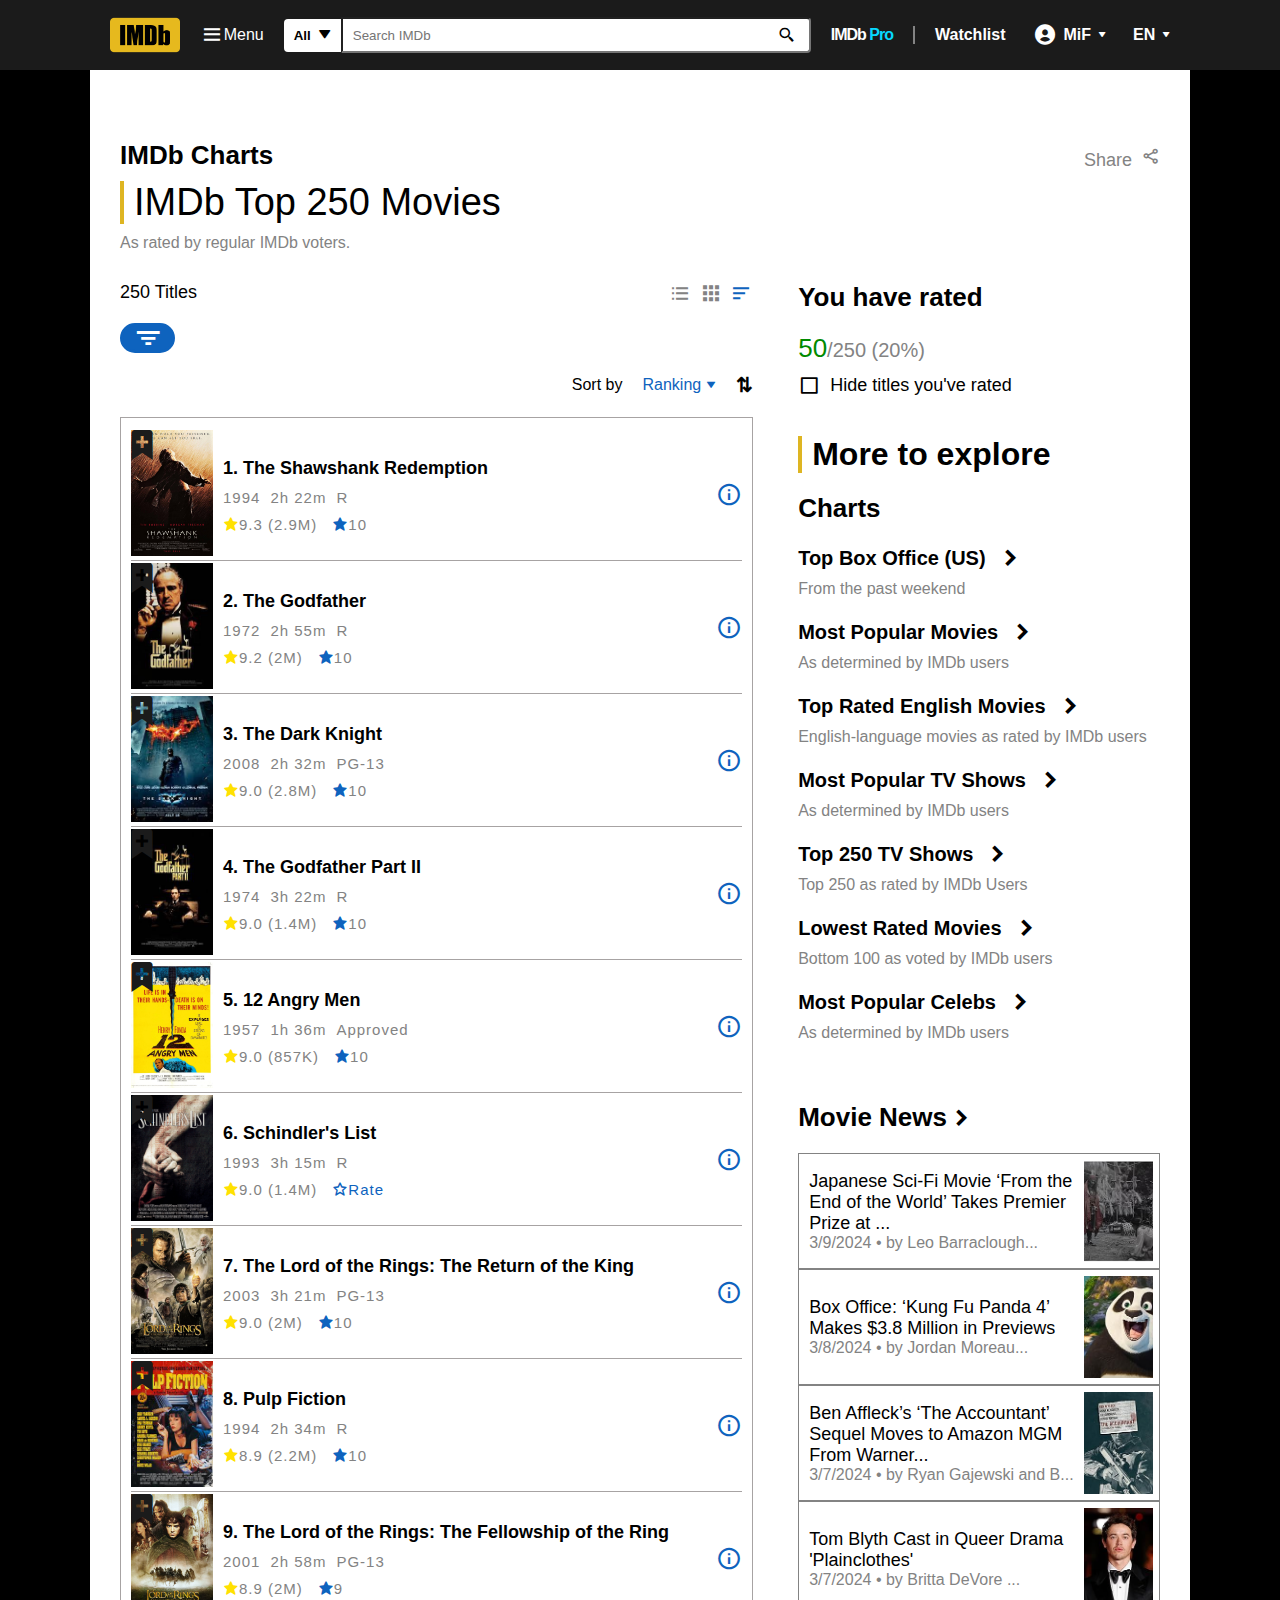
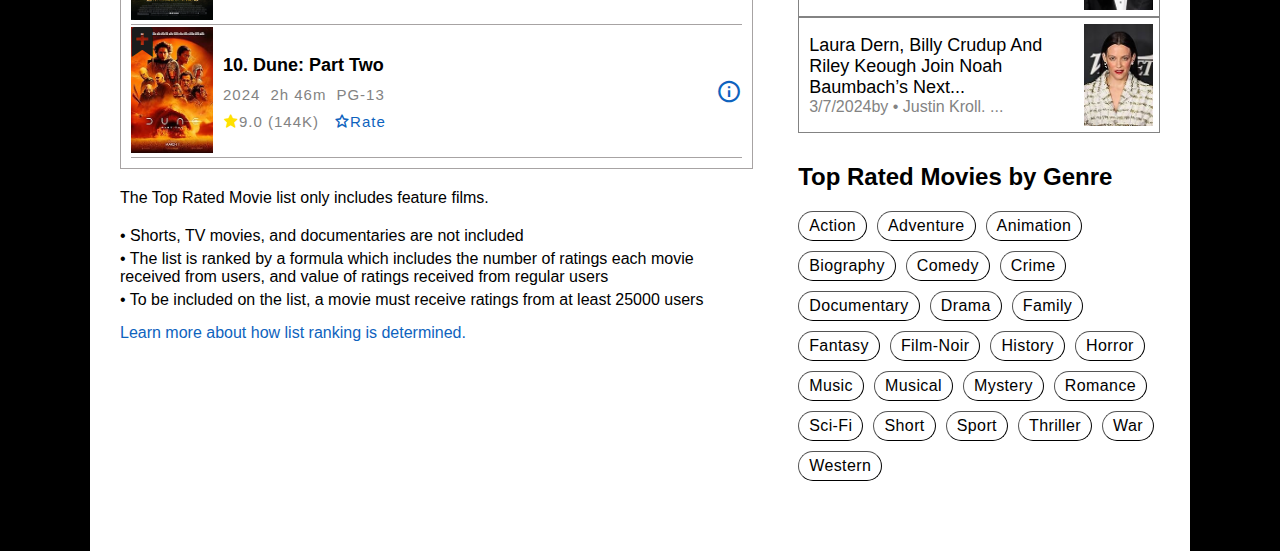
<file: index.html>
<!DOCTYPE html>
<html lang="en">
<head>
  <title>IMDb 250 Movies</title>
  <link rel="stylesheet"href="https://cdn.jsdelivr.net/npm/boxicons@latest/css/boxicons.min.css">
  <link rel="stylesheet" href="imdbheader.css">
  <link rel="stylesheet" href="imdbmain.css">
  <link rel="stylesheet" href="imdbbox.css">
  <link rel="stylesheet" href="imdbright.css">
  <link rel="stylesheet" href="imdbresponsive.css">
</head>
<body>
      <header>
        <div class="header-container">
                <div class="for-responsive">
            <img src="imdbimg/logo.png">
            <i class='bx bx-menu'></i>
            <p>Menu</p>
                </div>
          <div class="header-search">
              <button>All<i class='bx bxs-down-arrow' ></i></button>
              <input class="gmail" type="text" placeholder="Search IMDb">
              <i class='bx bx-search-alt-2' ></i>
          </div>
          <div class="imdbpro">
              <p>IMDb <span>Pro</span></p>
          </div>
          <div class="header-last">
            <p>Watchlist</p>
            <i class='bx bxs-user-circle' ></i>
            <p2>MiF</p2>
            <i class='bx bxs-down-arrow' ></i>
            <p class="language">EN</p>
            <i class='bx bxs-down-arrow' ></i>
          </div>  
        </div>  
      </header>

      <section class="main">
        <div class="main-container">
            <div class="main-text"> 
              <div class="main-title">
                <div>
                  <h1>IMDb Charts</h1>
                </div>
                <div class="main-share"> 
                  <p>Share</p>
                  <i class='bx bx-share-alt'></i>
                </div>
              </div>
                <h2>IMDb Top 250 Movies</h2>
                <p>As rated by regular IMDb voters.</p>
            </div>
            <div class="main-side">
              <div class="main-left">
                <div class="main-navbar">
                      <div class="main-navbar-title">
                        <div>
                          <p>250 Titles</p>
                        </div>
                        <div class="main-navbar-icon">
                          <i class='bx bx-list-ul'></i>
                          <i class='bx bxs-grid'></i>
                          <i class='bx bx-menu-alt-left' ></i>
                        </div>
                      </div>
                        <i class='bx bx-filter'></i>
                      <div class="main-sort">
                        <p>Sort by</p>
                          <div class="main-ranking">
                            <p>Ranking</p>
                            <i class='bx bxs-down-arrow' ></i>
                          </div>
                          <div class="up-down">
                            &#8645;
                          </div>
                      </div>
                      
                </div>
                <div class="box-container">
                  <div class="box">
                      <div class="box-img">
                        <img src="imdbimg/1.jpg">
                        <i class='bx bxs-bookmark-plus' ></i>
                      </div>
                      <div class="box-text">
                            <h1>1. The Shawshank Redemption</h1>
                          <div class="box-info"> 
                            <p>1994</p>
                            <p>2h 22m</p>
                            <p>R</p>
                          </div> 
                          <div class="box-stat">
                            <div class="box-rating">
                              <i class='bx bxs-star'></i>
                              <p>9.3 (2.9M)</p>
                            </div>
                            <div class="box-myrating"> 
                              <i class='bx bxs-star'></i>
                              <p>10</p>
                            </div>   
                          </div> 
                      </div>
                        <i class='bx bx-info-circle' ></i>
                  </div>
                  <div class="box">
                    <div class="box-img">
                      <img src="imdbimg/2.jpg">
                      <i class='bx bxs-bookmark-plus' ></i>
                    </div>
                    <div class="box-text">
                          <h1>2. The Godfather</h1>
                        <div class="box-info"> 
                          <p>1972</p>
                          <p>2h 55m</p>
                          <p>R</p>
                        </div> 
                        <div class="box-stat">
                          <div class="box-rating">
                            <i class='bx bxs-star'></i>
                            <p>9.2 (2M)</p>
                          </div>
                          <div class="box-myrating"> 
                            <i class='bx bxs-star'></i>
                            <p>10</p>
                          </div>   
                        </div> 
                    </div>
                      <i class='bx bx-info-circle' ></i>
                  </div>
                  <div class="box">
                    <div class="box-img">
                      <img src="imdbimg/3.jpg">
                      <i class='bx bxs-bookmark-plus' ></i>
                    </div>
                    <div class="box-text">
                          <h1>3. The Dark Knight</h1>
                        <div class="box-info"> 
                          <p>2008</p>
                          <p>2h 32m</p>
                          <p>PG-13</p>
                        </div> 
                        <div class="box-stat">
                          <div class="box-rating">
                            <i class='bx bxs-star'></i>
                            <p>9.0 (2.8M)</p>
                          </div>
                          <div class="box-myrating"> 
                            <i class='bx bxs-star'></i>
                            <p>10</p>
                          </div>   
                        </div> 
                    </div>
                      <i class='bx bx-info-circle' ></i>
                  </div>
                  <div class="box">
                    <div class="box-img">
                      <img src="imdbimg/4.jpg">
                      <i class='bx bxs-bookmark-plus' ></i>
                    </div>
                    <div class="box-text">
                          <h1>4. The Godfather Part II</h1>
                        <div class="box-info"> 
                          <p>1974</p>
                          <p>3h 22m</p>
                          <p>R</p>
                        </div> 
                        <div class="box-stat">
                          <div class="box-rating">
                            <i class='bx bxs-star'></i>
                            <p>9.0 (1.4M)</p>
                          </div>
                          <div class="box-myrating"> 
                            <i class='bx bxs-star'></i>
                            <p>10</p>
                          </div>   
                        </div> 
                    </div>
                      <i class='bx bx-info-circle' ></i>
                  </div>
                  <div class="box">
                    <div class="box-img">
                      <img src="imdbimg/5.jpg">
                      <i class='bx bxs-bookmark-plus' ></i>
                    </div>
                    <div class="box-text">
                          <h1>5. 12 Angry Men</h1>
                        <div class="box-info"> 
                          <p>1957</p>
                          <p>1h 36m</p>
                          <p>Approved</p>
                        </div> 
                        <div class="box-stat">
                          <div class="box-rating">
                            <i class='bx bxs-star'></i>
                            <p>9.0 (857K)</p>
                          </div>
                          <div class="box-myrating"> 
                            <i class='bx bxs-star'></i>
                            <p>10</p>
                          </div>   
                        </div> 
                    </div>
                      <i class='bx bx-info-circle' ></i>
                  </div>
                  <div class="box">
                    <div class="box-img">
                      <img src="imdbimg/6.jpg">
                      <i class='bx bxs-bookmark-plus' ></i>
                    </div>
                    <div class="box-text">
                          <h1>6. Schindler's List</h1>
                        <div class="box-info"> 
                          <p>1993</p>
                          <p>3h 15m</p>
                          <p>R</p>
                        </div> 
                        <div class="box-stat">
                          <div class="box-rating">
                            <i class='bx bxs-star'></i>
                            <p>9.0 (1.4M)</p>
                          </div>
                          <div class="box-myratingnone"> 
                            <i class='bx bx-star'></i>
                            <p>Rate</p>
                          </div>   
                        </div> 
                    </div>
                      <i class='bx bx-info-circle' ></i>
                  </div>
                  <div class="box">
                    <div class="box-img">
                      <img src="imdbimg/7.jpg">
                      <i class='bx bxs-bookmark-plus' ></i>
                    </div>
                    <div class="box-text">
                          <h1>7. The Lord of the Rings: The Return of the King</h1>
                        <div class="box-info"> 
                          <p>2003</p>
                          <p>3h 21m</p>
                          <p>PG-13</p>
                        </div> 
                        <div class="box-stat">
                          <div class="box-rating">
                            <i class='bx bxs-star'></i>
                            <p>9.0 (2M)</p>
                          </div>
                          <div class="box-myrating"> 
                            <i class='bx bxs-star'></i>
                            <p>10</p>
                          </div>   
                        </div> 
                    </div>
                      <i class='bx bx-info-circle' ></i>
                  </div>
                  <div class="box">
                    <div class="box-img">
                      <img src="imdbimg/8.jpg">
                      <i class='bx bxs-bookmark-plus' ></i>
                    </div>
                    <div class="box-text">
                          <h1>8. Pulp Fiction</h1>
                        <div class="box-info"> 
                          <p>1994</p>
                          <p>2h 34m</p>
                          <p>R</p>
                        </div> 
                        <div class="box-stat">
                          <div class="box-rating">
                            <i class='bx bxs-star'></i>
                            <p>8.9 (2.2M)</p>
                          </div>
                          <div class="box-myrating"> 
                            <i class='bx bxs-star'></i>
                            <p>10</p>
                          </div>   
                        </div> 
                    </div>
                      <i class='bx bx-info-circle' ></i>
                  </div>
                  <div class="box">
                    <div class="box-img">
                      <img src="imdbimg/9.jpg">
                      <i class='bx bxs-bookmark-plus' ></i>
                    </div>
                    <div class="box-text">
                          <h1>9. The Lord of the Rings: The Fellowship of the Ring</h1>
                        <div class="box-info"> 
                          <p>2001</p>
                          <p>2h 58m</p>
                          <p>PG-13</p>
                        </div> 
                        <div class="box-stat">
                          <div class="box-rating">
                            <i class='bx bxs-star'></i>
                            <p>8.9 (2M)</p>
                          </div>
                          <div class="box-myrating"> 
                            <i class='bx bxs-star'></i>
                            <p>9</p>
                          </div>   
                        </div> 
                    </div>
                      <i class='bx bx-info-circle' ></i>
                  </div>
                  <div class="box">
                    <div class="box-img">
                      <img src="imdbimg/10.jpg">
                      <i class='bx bxs-bookmark-plus' ></i>
                    </div>
                    <div class="box-text">
                          <h1>10. Dune: Part Two</h1>
                        <div class="box-info"> 
                          <p>2024</p>
                          <p>2h 46m</p>
                          <p>PG-13</p>
                        </div> 
                        <div class="box-stat">
                          <div class="box-rating">
                            <i class='bx bxs-star'></i>
                            <p>9.0 (144K)</p>
                          </div>
                          <div class="box-myratingnone"> 
                            <i class='bx bx-star'></i>
                            <p>Rate</p>
                          </div>   
                        </div> 
                    </div>
                      <i class='bx bx-info-circle' ></i>
                  </div>
                </div>
                  <div class="left-last">
                      <p>The Top Rated Movie list only includes feature films.</p>
                      <div class="left-last-text">
                        <p2>&#x2022 Shorts, TV movies, and documentaries are not included</p2>
                        <p2>&#x2022 The list is ranked by a formula which includes the number of ratings each movie received from users, and value of ratings received from regular users</p2>
                        <p2>&#x2022 To be included on the list, a movie must receive ratings from at least 25000 users</p2>
                        <p3>Learn more about how list ranking is determined.</p3>
                      </div>  
                  </div>
              </div>
              <div class="main-right"> 
                <div class="right-title">
                    <h1>You have rated</h1>
                    <p><span>50</span>/250 (20%)</p>
                  <div class="hide">
                    <i class='bx bx-square'></i>
                    <p>Hide titles you've rated</p>
                  </div>  
                </div> 

                <div class="right-container">
                    <h1>More to explore</h1>
                    <h2>Charts</h2>
                    <div class="right-container-text">
                  <div class="right-container-title">
                    <h3>Top Box Office (US)</h3>
                    <i class='bx bxs-chevron-right'></i>
                    </div>
                      <p>From the past weekend</p>
                      <div class="right-container-title">
                        <h3>Most Popular Movies</h3>
                        <i class='bx bxs-chevron-right'></i>
                      </div>
                        <p>As determined by IMDb users</p>
                        <div class="right-container-title">
                          <h3>Top Rated English Movies</h3>
                          <i class='bx bxs-chevron-right'></i>
                        </div>
                          <p>English-language movies as rated by IMDb users</p>
                          <div class="right-container-title">
                            <h3>Most Popular TV Shows</h3>
                            <i class='bx bxs-chevron-right'></i>
                          </div>
                            <p>As determined by IMDb users</p>
                            <div class="right-container-title">
                              <h3>Top 250 TV Shows</h3>
                              <i class='bx bxs-chevron-right'></i>
                            </div>
                              <p>Top 250 as rated by IMDb Users</p>
                              <div class="right-container-title">
                                <h3>Lowest Rated Movies</h3>
                                <i class='bx bxs-chevron-right'></i>
                              </div>
                                <p>Bottom 100 as voted by IMDb users</p>
                                <div class="right-container-title">
                                  <h3>Most Popular Celebs</h3>
                                  <i class='bx bxs-chevron-right'></i>
                                </div>
                                  <p>As determined by IMDb users</p>
                                    <div class="right-container-title">
                                      <div class="right-news">
                                        <h2>Movie News</h2>
                                        <i class='bx bxs-chevron-right'></i>
                                      </div>  
                                    </div>
                    </div>                    
                </div>
                  <div class="right-boxes">
                    <div class="right-box">
                      <div class="right-box-text">
                        <p>Japanese Sci-Fi Movie ‘From the End of the World’ Takes Premier Prize at ...</p>
                        <p2>3/9/2024 &#x2022 by Leo Barraclough...</p2>
                      </div>
                      <img src="imdbimg/00.jpg">  
                    </div>           
                    <div class="right-box">
                      <div class="right-box-text">
                        <p>Box Office: ‘Kung Fu Panda 4’ Makes $3.8 Million in Previews</p>
                        <p2>3/8/2024 &#x2022 by Jordan Moreau...</p2>
                      </div>
                      <img src="imdbimg/01.jpg">  
                    </div>  
                    <div class="right-box">
                      <div class="right-box-text">
                        <p>Ben Affleck’s ‘The Accountant’ Sequel Moves to Amazon MGM From Warner...</p>
                        <p2>3/7/2024 &#x2022 by Ryan Gajewski and B...</p2>
                      </div>
                      <img src="imdbimg/02.jpg">  
                    </div> 
                    <div class="right-box">
                      <div class="right-box-text">
                        <p>Tom Blyth Cast in Queer Drama 'Plainclothes'</p>
                        <p2>3/7/2024 &#x2022 by Britta DeVore ...</p2>
                      </div>
                      <img src="imdbimg/03.jpg">  
                    </div> 
                    <div class="right-box">
                      <div class="right-box-text">
                        <p>Laura Dern, Billy Crudup And Riley Keough Join Noah Baumbach’s Next...</p>
                        <p2>3/7/2024by &#x2022 Justin Kroll. ...</p2>
                      </div>
                      <img src="imdbimg/04.jpg">  
                    </div> 
                  </div>
                  <div class="right-last">
                  <h2>Top Rated Movies by Genre</h2>
                  <div class="right-button">
                    <button>Action</button>
                    <button>Adventure</button>
                    <button>Animation</button>
                    <button>Biography</button>
                    <button>Comedy</button>
                    <button>Crime</button>
                    <button>Documentary</button>
                    <button>Drama</button>
                    <button>Family</button>
                    <button>Fantasy</button>
                    <button>Film-Noir</button>
                    <button>History</button>
                    <button>Horror</button>
                    <button>Music</button>
                    <button>Musical</button>
                    <button>Mystery</button>
                    <button>Romance</button>
                    <button>Sci-Fi</button>
                    <button>Short</button>
                    <button>Sport</button>
                    <button>Thriller</button>
                    <button>War</button>
                    <button>Western</button>
                  </div>
                  </div> 
              </div>
            </div>


          

      </section>
      <script src="imdb.html"></script>
</body>
</html>
</file>
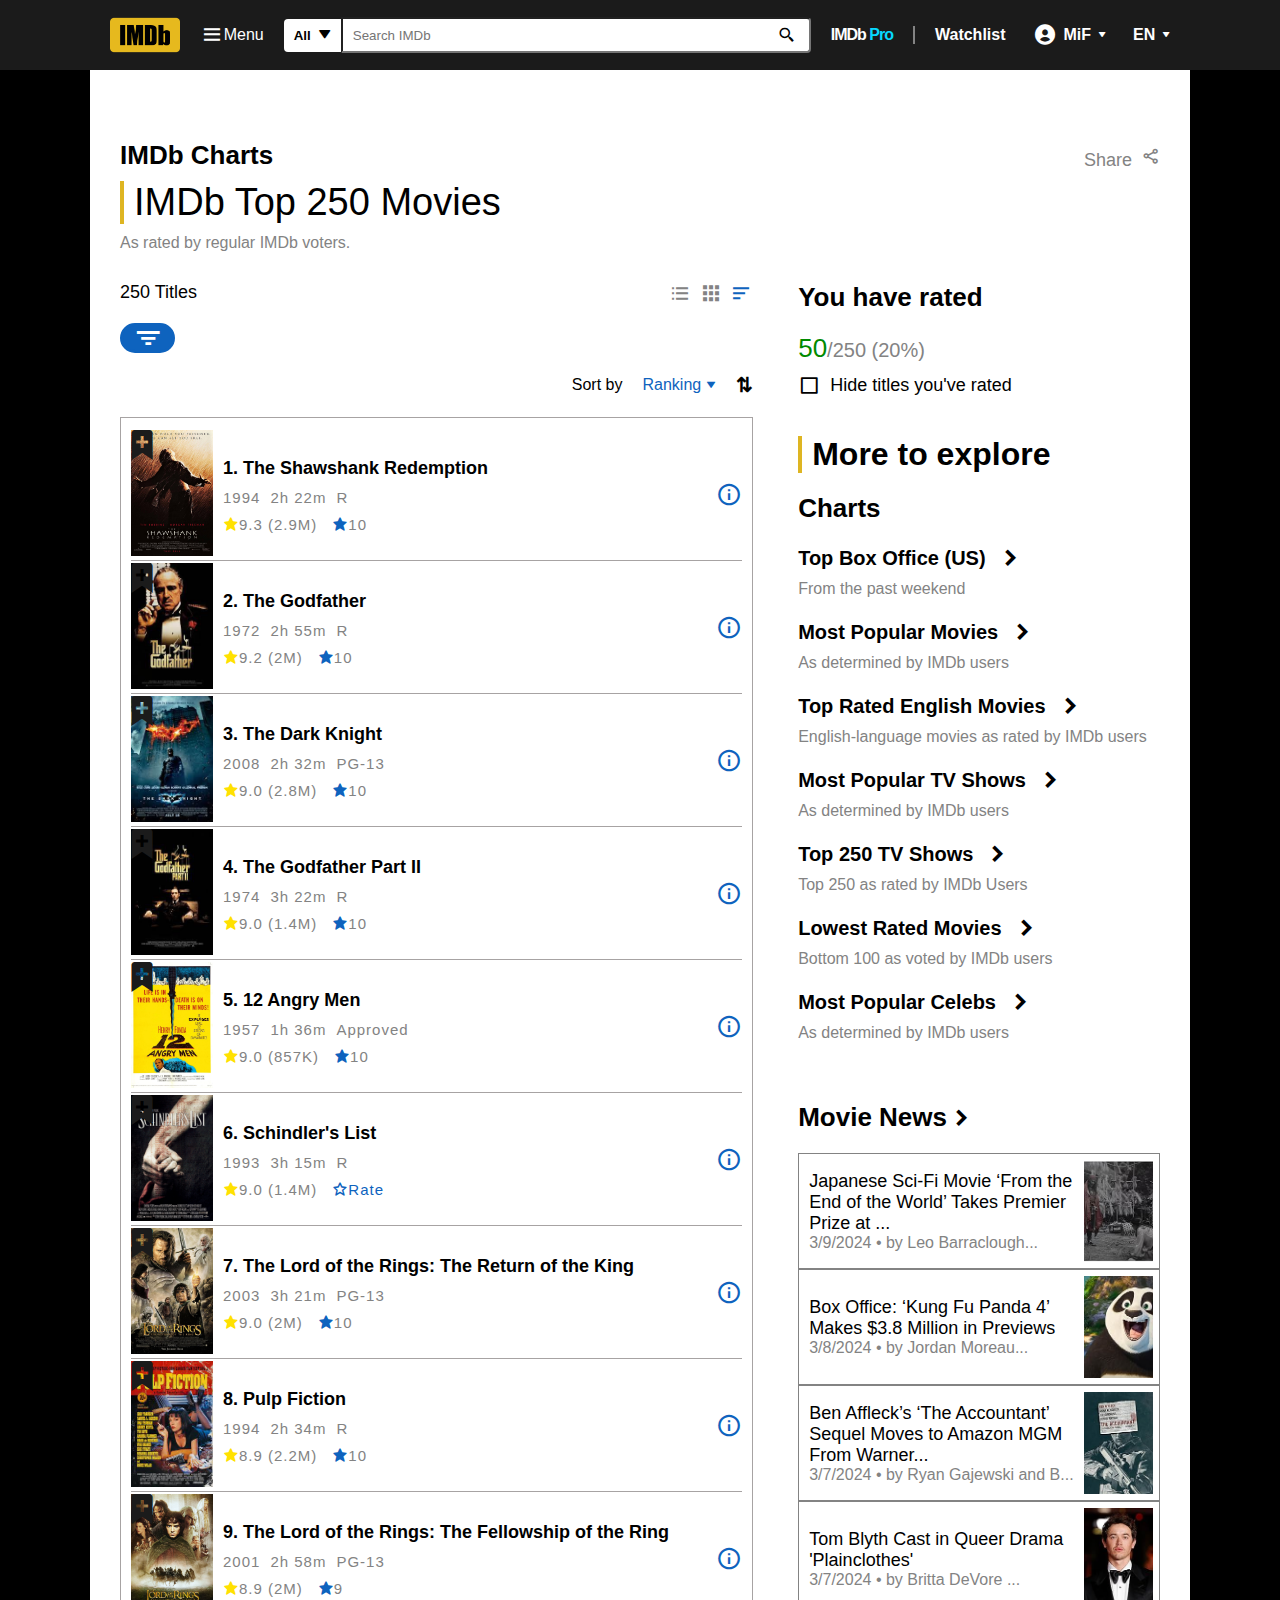
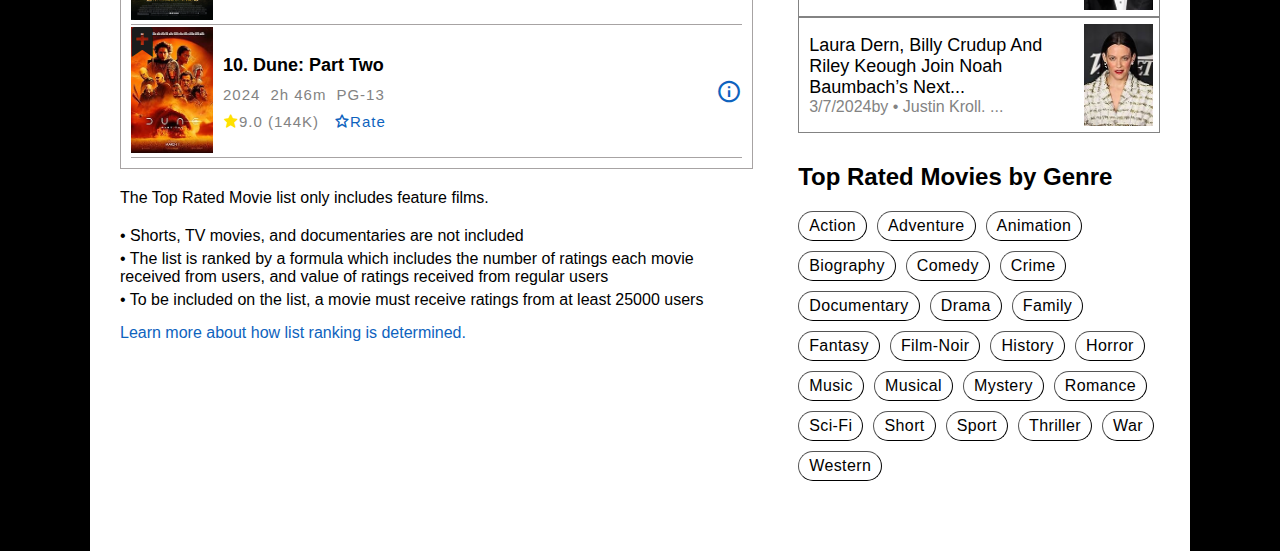
<file: imdb.html>
<!DOCTYPE html>
<html lang="en">
<head>
  <title>IMDb 250 Movies</title>
  <link rel="stylesheet"href="https://cdn.jsdelivr.net/npm/boxicons@latest/css/boxicons.min.css">
  <link rel="stylesheet" href="imdbheader.css">
  <link rel="stylesheet" href="imdbmain.css">
  <link rel="stylesheet" href="imdbbox.css">
  <link rel="stylesheet" href="imdbright.css">
  <link rel="stylesheet" href="imdbresponsive.css">
</head>
<body>
      <header>
        <div class="header-container">
                <div class="for-responsive">
            <img src="imdbimg/logo.png">
            <i class='bx bx-menu'></i>
            <p>Menu</p>
                </div>
          <div class="header-search">
              <button>All<i class='bx bxs-down-arrow' ></i></button>
              <input class="gmail" type="text" placeholder="Search IMDb">
              <i class='bx bx-search-alt-2' ></i>
          </div>
          <div class="imdbpro">
              <p>IMDb <span>Pro</span></p>
          </div>
          <div class="header-last">
            <p>Watchlist</p>
            <i class='bx bxs-user-circle' ></i>
            <p2>MiF</p2>
            <i class='bx bxs-down-arrow' ></i>
            <p class="language">EN</p>
            <i class='bx bxs-down-arrow' ></i>
          </div>  
        </div>  
      </header>

      <section class="main">
        <div class="main-container">
            <div class="main-text"> 
              <div class="main-title">
                <div>
                  <h1>IMDb Charts</h1>
                </div>
                <div class="main-share"> 
                  <p>Share</p>
                  <i class='bx bx-share-alt'></i>
                </div>
              </div>
                <h2>IMDb Top 250 Movies</h2>
                <p>As rated by regular IMDb voters.</p>
            </div>
            <div class="main-side">
              <div class="main-left">
                <div class="main-navbar">
                      <div class="main-navbar-title">
                        <div>
                          <p>250 Titles</p>
                        </div>
                        <div class="main-navbar-icon">
                          <i class='bx bx-list-ul'></i>
                          <i class='bx bxs-grid'></i>
                          <i class='bx bx-menu-alt-left' ></i>
                        </div>
                      </div>
                        <i class='bx bx-filter'></i>
                      <div class="main-sort">
                        <p>Sort by</p>
                          <div class="main-ranking">
                            <p>Ranking</p>
                            <i class='bx bxs-down-arrow' ></i>
                          </div>
                          <div class="up-down">
                            &#8645;
                          </div>
                      </div>
                      
                </div>
                <div class="box-container">
                  <div class="box">
                      <div class="box-img">
                        <img src="imdbimg/1.jpg">
                        <i class='bx bxs-bookmark-plus' ></i>
                      </div>
                      <div class="box-text">
                            <h1>1. The Shawshank Redemption</h1>
                          <div class="box-info"> 
                            <p>1994</p>
                            <p>2h 22m</p>
                            <p>R</p>
                          </div> 
                          <div class="box-stat">
                            <div class="box-rating">
                              <i class='bx bxs-star'></i>
                              <p>9.3 (2.9M)</p>
                            </div>
                            <div class="box-myrating"> 
                              <i class='bx bxs-star'></i>
                              <p>10</p>
                            </div>   
                          </div> 
                      </div>
                        <i class='bx bx-info-circle' ></i>
                  </div>
                  <div class="box">
                    <div class="box-img">
                      <img src="imdbimg/2.jpg">
                      <i class='bx bxs-bookmark-plus' ></i>
                    </div>
                    <div class="box-text">
                          <h1>2. The Godfather</h1>
                        <div class="box-info"> 
                          <p>1972</p>
                          <p>2h 55m</p>
                          <p>R</p>
                        </div> 
                        <div class="box-stat">
                          <div class="box-rating">
                            <i class='bx bxs-star'></i>
                            <p>9.2 (2M)</p>
                          </div>
                          <div class="box-myrating"> 
                            <i class='bx bxs-star'></i>
                            <p>10</p>
                          </div>   
                        </div> 
                    </div>
                      <i class='bx bx-info-circle' ></i>
                  </div>
                  <div class="box">
                    <div class="box-img">
                      <img src="imdbimg/3.jpg">
                      <i class='bx bxs-bookmark-plus' ></i>
                    </div>
                    <div class="box-text">
                          <h1>3. The Dark Knight</h1>
                        <div class="box-info"> 
                          <p>2008</p>
                          <p>2h 32m</p>
                          <p>PG-13</p>
                        </div> 
                        <div class="box-stat">
                          <div class="box-rating">
                            <i class='bx bxs-star'></i>
                            <p>9.0 (2.8M)</p>
                          </div>
                          <div class="box-myrating"> 
                            <i class='bx bxs-star'></i>
                            <p>10</p>
                          </div>   
                        </div> 
                    </div>
                      <i class='bx bx-info-circle' ></i>
                  </div>
                  <div class="box">
                    <div class="box-img">
                      <img src="imdbimg/4.jpg">
                      <i class='bx bxs-bookmark-plus' ></i>
                    </div>
                    <div class="box-text">
                          <h1>4. The Godfather Part II</h1>
                        <div class="box-info"> 
                          <p>1974</p>
                          <p>3h 22m</p>
                          <p>R</p>
                        </div> 
                        <div class="box-stat">
                          <div class="box-rating">
                            <i class='bx bxs-star'></i>
                            <p>9.0 (1.4M)</p>
                          </div>
                          <div class="box-myrating"> 
                            <i class='bx bxs-star'></i>
                            <p>10</p>
                          </div>   
                        </div> 
                    </div>
                      <i class='bx bx-info-circle' ></i>
                  </div>
                  <div class="box">
                    <div class="box-img">
                      <img src="imdbimg/5.jpg">
                      <i class='bx bxs-bookmark-plus' ></i>
                    </div>
                    <div class="box-text">
                          <h1>5. 12 Angry Men</h1>
                        <div class="box-info"> 
                          <p>1957</p>
                          <p>1h 36m</p>
                          <p>Approved</p>
                        </div> 
                        <div class="box-stat">
                          <div class="box-rating">
                            <i class='bx bxs-star'></i>
                            <p>9.0 (857K)</p>
                          </div>
                          <div class="box-myrating"> 
                            <i class='bx bxs-star'></i>
                            <p>10</p>
                          </div>   
                        </div> 
                    </div>
                      <i class='bx bx-info-circle' ></i>
                  </div>
                  <div class="box">
                    <div class="box-img">
                      <img src="imdbimg/6.jpg">
                      <i class='bx bxs-bookmark-plus' ></i>
                    </div>
                    <div class="box-text">
                          <h1>6. Schindler's List</h1>
                        <div class="box-info"> 
                          <p>1993</p>
                          <p>3h 15m</p>
                          <p>R</p>
                        </div> 
                        <div class="box-stat">
                          <div class="box-rating">
                            <i class='bx bxs-star'></i>
                            <p>9.0 (1.4M)</p>
                          </div>
                          <div class="box-myratingnone"> 
                            <i class='bx bx-star'></i>
                            <p>Rate</p>
                          </div>   
                        </div> 
                    </div>
                      <i class='bx bx-info-circle' ></i>
                  </div>
                  <div class="box">
                    <div class="box-img">
                      <img src="imdbimg/7.jpg">
                      <i class='bx bxs-bookmark-plus' ></i>
                    </div>
                    <div class="box-text">
                          <h1>7. The Lord of the Rings: The Return of the King</h1>
                        <div class="box-info"> 
                          <p>2003</p>
                          <p>3h 21m</p>
                          <p>PG-13</p>
                        </div> 
                        <div class="box-stat">
                          <div class="box-rating">
                            <i class='bx bxs-star'></i>
                            <p>9.0 (2M)</p>
                          </div>
                          <div class="box-myrating"> 
                            <i class='bx bxs-star'></i>
                            <p>10</p>
                          </div>   
                        </div> 
                    </div>
                      <i class='bx bx-info-circle' ></i>
                  </div>
                  <div class="box">
                    <div class="box-img">
                      <img src="imdbimg/8.jpg">
                      <i class='bx bxs-bookmark-plus' ></i>
                    </div>
                    <div class="box-text">
                          <h1>8. Pulp Fiction</h1>
                        <div class="box-info"> 
                          <p>1994</p>
                          <p>2h 34m</p>
                          <p>R</p>
                        </div> 
                        <div class="box-stat">
                          <div class="box-rating">
                            <i class='bx bxs-star'></i>
                            <p>8.9 (2.2M)</p>
                          </div>
                          <div class="box-myrating"> 
                            <i class='bx bxs-star'></i>
                            <p>10</p>
                          </div>   
                        </div> 
                    </div>
                      <i class='bx bx-info-circle' ></i>
                  </div>
                  <div class="box">
                    <div class="box-img">
                      <img src="imdbimg/9.jpg">
                      <i class='bx bxs-bookmark-plus' ></i>
                    </div>
                    <div class="box-text">
                          <h1>9. The Lord of the Rings: The Fellowship of the Ring</h1>
                        <div class="box-info"> 
                          <p>2001</p>
                          <p>2h 58m</p>
                          <p>PG-13</p>
                        </div> 
                        <div class="box-stat">
                          <div class="box-rating">
                            <i class='bx bxs-star'></i>
                            <p>8.9 (2M)</p>
                          </div>
                          <div class="box-myrating"> 
                            <i class='bx bxs-star'></i>
                            <p>9</p>
                          </div>   
                        </div> 
                    </div>
                      <i class='bx bx-info-circle' ></i>
                  </div>
                  <div class="box">
                    <div class="box-img">
                      <img src="imdbimg/10.jpg">
                      <i class='bx bxs-bookmark-plus' ></i>
                    </div>
                    <div class="box-text">
                          <h1>10. Dune: Part Two</h1>
                        <div class="box-info"> 
                          <p>2024</p>
                          <p>2h 46m</p>
                          <p>PG-13</p>
                        </div> 
                        <div class="box-stat">
                          <div class="box-rating">
                            <i class='bx bxs-star'></i>
                            <p>9.0 (144K)</p>
                          </div>
                          <div class="box-myratingnone"> 
                            <i class='bx bx-star'></i>
                            <p>Rate</p>
                          </div>   
                        </div> 
                    </div>
                      <i class='bx bx-info-circle' ></i>
                  </div>
                </div>
                  <div class="left-last">
                      <p>The Top Rated Movie list only includes feature films.</p>
                      <div class="left-last-text">
                        <p2>&#x2022 Shorts, TV movies, and documentaries are not included</p2>
                        <p2>&#x2022 The list is ranked by a formula which includes the number of ratings each movie received from users, and value of ratings received from regular users</p2>
                        <p2>&#x2022 To be included on the list, a movie must receive ratings from at least 25000 users</p2>
                        <p3>Learn more about how list ranking is determined.</p3>
                      </div>  
                  </div>
              </div>
              <div class="main-right"> 
                <div class="right-title">
                    <h1>You have rated</h1>
                    <p><span>50</span>/250 (20%)</p>
                  <div class="hide">
                    <i class='bx bx-square'></i>
                    <p>Hide titles you've rated</p>
                  </div>  
                </div> 

                <div class="right-container">
                    <h1>More to explore</h1>
                    <h2>Charts</h2>
                    <div class="right-container-text">
                  <div class="right-container-title">
                    <h3>Top Box Office (US)</h3>
                    <i class='bx bxs-chevron-right'></i>
                    </div>
                      <p>From the past weekend</p>
                      <div class="right-container-title">
                        <h3>Most Popular Movies</h3>
                        <i class='bx bxs-chevron-right'></i>
                      </div>
                        <p>As determined by IMDb users</p>
                        <div class="right-container-title">
                          <h3>Top Rated English Movies</h3>
                          <i class='bx bxs-chevron-right'></i>
                        </div>
                          <p>English-language movies as rated by IMDb users</p>
                          <div class="right-container-title">
                            <h3>Most Popular TV Shows</h3>
                            <i class='bx bxs-chevron-right'></i>
                          </div>
                            <p>As determined by IMDb users</p>
                            <div class="right-container-title">
                              <h3>Top 250 TV Shows</h3>
                              <i class='bx bxs-chevron-right'></i>
                            </div>
                              <p>Top 250 as rated by IMDb Users</p>
                              <div class="right-container-title">
                                <h3>Lowest Rated Movies</h3>
                                <i class='bx bxs-chevron-right'></i>
                              </div>
                                <p>Bottom 100 as voted by IMDb users</p>
                                <div class="right-container-title">
                                  <h3>Most Popular Celebs</h3>
                                  <i class='bx bxs-chevron-right'></i>
                                </div>
                                  <p>As determined by IMDb users</p>
                                    <div class="right-container-title">
                                      <div class="right-news">
                                        <h2>Movie News</h2>
                                        <i class='bx bxs-chevron-right'></i>
                                      </div>  
                                    </div>
                    </div>                    
                </div>
                  <div class="right-boxes">
                    <div class="right-box">
                      <div class="right-box-text">
                        <p>Japanese Sci-Fi Movie ‘From the End of the World’ Takes Premier Prize at ...</p>
                        <p2>3/9/2024 &#x2022 by Leo Barraclough...</p2>
                      </div>
                      <img src="imdbimg/00.jpg">  
                    </div>           
                    <div class="right-box">
                      <div class="right-box-text">
                        <p>Box Office: ‘Kung Fu Panda 4’ Makes $3.8 Million in Previews</p>
                        <p2>3/8/2024 &#x2022 by Jordan Moreau...</p2>
                      </div>
                      <img src="imdbimg/01.jpg">  
                    </div>  
                    <div class="right-box">
                      <div class="right-box-text">
                        <p>Ben Affleck’s ‘The Accountant’ Sequel Moves to Amazon MGM From Warner...</p>
                        <p2>3/7/2024 &#x2022 by Ryan Gajewski and B...</p2>
                      </div>
                      <img src="imdbimg/02.jpg">  
                    </div> 
                    <div class="right-box">
                      <div class="right-box-text">
                        <p>Tom Blyth Cast in Queer Drama 'Plainclothes'</p>
                        <p2>3/7/2024 &#x2022 by Britta DeVore ...</p2>
                      </div>
                      <img src="imdbimg/03.jpg">  
                    </div> 
                    <div class="right-box">
                      <div class="right-box-text">
                        <p>Laura Dern, Billy Crudup And Riley Keough Join Noah Baumbach’s Next...</p>
                        <p2>3/7/2024by &#x2022 Justin Kroll. ...</p2>
                      </div>
                      <img src="imdbimg/04.jpg">  
                    </div> 
                  </div>
                  <div class="right-last">
                  <h2>Top Rated Movies by Genre</h2>
                  <div class="right-button">
                    <button>Action</button>
                    <button>Adventure</button>
                    <button>Animation</button>
                    <button>Biography</button>
                    <button>Comedy</button>
                    <button>Crime</button>
                    <button>Documentary</button>
                    <button>Drama</button>
                    <button>Family</button>
                    <button>Fantasy</button>
                    <button>Film-Noir</button>
                    <button>History</button>
                    <button>Horror</button>
                    <button>Music</button>
                    <button>Musical</button>
                    <button>Mystery</button>
                    <button>Romance</button>
                    <button>Sci-Fi</button>
                    <button>Short</button>
                    <button>Sport</button>
                    <button>Thriller</button>
                    <button>War</button>
                    <button>Western</button>
                  </div>
                  </div> 
              </div>
            </div>


          

      </section>
      <script src="imdb.html"></script>
</body>
</html>
</file>
<file: imdbheader.css>
*{
  margin: 0;
  padding: 0;
  box-sizing: border-box;
  scroll-behavior: smooth;
  scroll-padding-top: 2rem;
  text-decoration: none;
  list-style: none;
  font-family: 'Amazon Ember', sans-serif;
}
header{
  display: flex;
  align-items: center;
  justify-content: center;
  background-color: #1b1b1b;
}
.header-container{
  display: flex;
  align-items: center;
  justify-content: center;
  width: 1400px;
}
header img{
  width: 70px;
  cursor: pointer;
}
.for-responsive{
  display: flex;
  align-items: center;
}
.bx-menu{
  color: white;
  font-size: 24px;
  padding-left: 20px;
  cursor: pointer;
}
header p{
  color: white;
}
.header-search{
  display: flex;
  align-items: center;
  position: relative;
  padding-left: 20px;
  padding-right: 20px;
}
header button{
  display: flex;
  align-items: center;
  height: 33px;
  padding: 10px;
  gap: 7px;
  font-weight: bold;
  border: none;
  background-color: white;
  border-radius: 4px 0px 0px 4px;
  cursor: pointer;
}
header input{
  width: 750px;
  height: 36px;
  padding-left: 10px;
  outline: none;
  border-radius: 0px 4px 4px 0px;
}
.bx-search-alt-2{
  position: absolute;
  right: 35px;
  font-size: 18px;
  cursor: pointer;
}
.imdbpro{
  display: flex;
  align-items: center;
  letter-spacing: -1px;
  padding-right: 20px;
  border-right: 2px solid #838383;
}
.imdbpro p{
  font-weight: bold;
  cursor: pointer;
}
.imdbpro span{
  color: #07d9ff;
}
.header-last{
  display: flex;
  align-items: center;
  font-weight: bold;
  font-size: 16px;
  gap: 7px;
  padding-left: 20px;
}
.header-last p{
  cursor: pointer;
}
.header-last p2{
  cursor: pointer;
  color: white;
}
.bxs-bookmark-plus{
  color: white;
  font-size: 24px;
  cursor: pointer;
}
.bxs-user-circle{
  color: white;
  font-size: 24px;
  padding-left: 20px;
  cursor: pointer;
}
.header-last .bxs-down-arrow{
  color: white;
  font-size: 8px;
  cursor: pointer;
}
.language{
  padding-left: 20px;
  cursor: pointer;
}
.responsive-gold{
  display: none;
  background-color: #f5c518;
}
</file>
<file: imdbmain.css>
.main{
  display: flex;
  justify-content: center;
  background-color: black;
  height: 100%;
}
.main-container{
  background-color: rgb(255, 255, 255);
  width: 1400px;
  padding: 70px 30px;
}
.main-side{
  display: grid;
  grid-template-columns: 7fr 4fr;
  gap: 45px;
}
.main-right{
  padding-top: 30px;
}
.right-title h1{
  font-size: 26px;
  padding-bottom: 20px;
}
.right-title span{
  font-size: 26px;
  color: #008A00;
}
.right-title p{
  font-size: 20px;
  color: #838383;
}
.hide{
  display: flex;
  align-items: center;
  gap: 10px;
  padding-top: 10px;
}
.bx-square{
  font-size: 22px;
}
.hide p{
  font-size: 18px;
  color: black;
}
.main-left{
  display: flex;
  flex-direction: column;
  width: 100%;
}
.main-title{
  display: flex;
  align-items: center;
  justify-content: space-between;
  padding-bottom: 10px;
}
.main-title h1{
  font-size: 26px;
}
.main-share{
  display: flex;
  align-items: center;
  color: #838383;
  font-size: 18px;
  gap: 10px;
}
.bx-share-alt{
  cursor: pointer;
}
.main-text h2{
  font-weight: 200;
  font-size: 38px;
  border-left: solid 4px #deb522;
  padding-left: 10px;
}
.main-text p{
  padding-top: 10px;
  color: #838383;
}
.main-navbar-title{
  display: flex;
  justify-content: space-between;
}
.main-navbar{
  padding-top: 30px;
}
.main-navbar p{
  font-size: 18px;
  padding-bottom: 20px;
}
.main-navbar-icon{
  font-size: 24px;
  cursor: pointer;
  color: #838383;
}
.bx-menu-alt-left{
  color: #0e63be;
}
.bx-filter{
  display: flex;
  align-items: center;
  justify-content: center;
  width: 55px;
  height: 30px;
  color: white;
  font-size: 34px;
  border: solid #0e63be;
  background-color: #0e63be;
  border-radius: 21px;
  cursor: pointer;
}
.main-sort{
  display: flex;
  align-items: center;
  justify-content: right;
  gap: 20px;
  padding-top: 20px;
  padding-bottom: 20px;
}
.main-sort p{
  font-size: 16px;
  padding: 0;
}
.main-ranking{
  display: flex;
  align-items: center;
  gap: 5px;
  color: #0e63be;
  cursor: pointer;
}
.main-ranking .bxs-down-arrow{
  font-size: 10px;
}
.up-down{
  font-weight: bold;
  font-size: 20px;
  cursor: pointer;
}
</file>
<file: imdbbox.css>
.box-container{
  width: 100%;
  border: 1px solid #a7a3a3;
  padding: 10px;
}
.box{
  display: flex;
  align-items: center;
  gap: 10px;
  border-bottom: 1px solid #a7a3a3;
  padding-top: 2px;
}
.box img{
  width: 82px;
  height: 126px;
  cursor: pointer;
}
.box-text{
  display: flex;
  flex-direction: column;
  gap: 10px;
  width: 100%;
}
.box-info{
  display: flex;
  gap: 10px;
}
.box-stat{
  display: flex;
  gap: 15px;
}
.box h1{
  font-size:18px;
  cursor: pointer;
}
.box p{
  font-size: 15px;
  color: #838383;
  letter-spacing: 1px;
}
.bxs-star{
  color: #ffe100;
}
.box-rating{
  display: flex;
}
.box-myrating{
  display: flex;
}
.box-myratingnone{
  display: flex;
  color: #0e63be;
  cursor: pointer;
}
.box-myratingnone p{
  color: #0e63be;
}
.box-myrating .bxs-star{
  color: #0e63be;
  cursor: pointer;
}
.bx-info-circle{
  display: flex;
  font-size: 26px;
  justify-content: right;
  color: #0e63be;
  cursor: pointer;
}
.box-img{
  position: relative;
}
.bxs-bookmark-plus{
  color: #1b1b1b;
  font-size: 36px;
  position: absolute;
  top: -3px;
  left: -7px;
  cursor: pointer;
}
.left-last{
  padding-top: 20px;
}
.left-last-text{
  display: flex;
  flex-direction: column;
  padding-top: 20px;
  gap: 5px;
}
.left-last-text p3{
  padding-top: 10px;
  color: #0e63be;
  cursor: pointer;
}
</file>
<file: imdbright.css>
.right-container{
  padding-top: 40px;
}
.right-container h1{
  font-size: 32px;
  border-left: solid 4px #deb522;
  padding-left: 10px;
  margin-bottom: 20px;
}
.right-container h2{
  font-size: 26px;
}
.right-container-title{
  display: flex;
  align-items: center;
  padding-top: 20px;
  gap: 10px;
  cursor: pointer;
}
.bxs-chevron-right{
  font-size: 28px;
}
.right-container-title h3{
  font-size: 20px;
}
.right-container p{
  padding-top: 8px;
  color: #838383;
}
.right-news{
  display: flex;
  align-items: center;
  padding-top: 40px;
  padding-bottom: 20px;
}
.right-box{
  display: flex;
  align-items: center;
  justify-content: space-between;
  gap: 10px;
  border: 1px solid #838383;
  padding: 6px;
  padding-left: 10px;
  cursor: pointer;
}
.right-box img{
  width: 70px;
  height: 102px;
}
.right-box p{
  font-size: 18px;
}
.right-box p2{
  font-size: 16px;
  color: #838383;
}
.right-last{
  padding-top: 30px;
}
.right-button{
  display: flex;
  flex-wrap: wrap;
  gap: 10px;
  padding-top: 20px;
}
.right-last button{
  background-color: white;
  border-width: 1px;
  border-radius: 16px;
  padding: 5px 10px;
  font-size: 16px;
  letter-spacing: 0.4px;
  cursor: pointer;
}
</file>
<file: imdbresponsive.css>
@media screen and (max-width: 1400px) {
  header input{
    width: 470px;
  }
  .main-container{
    width: 1100px;
  }
}
@media screen and (max-width: 1100px) {
  .for-responsive p{
    display: none;
  }
  .imdbpro{
    display: none;
  }
  .language{
    display: none;
  }
  .header-last p{
    display: none;
  }
  .bxs-down-arrow{
    display: none;
  }
  .header-last{
    display: flex;
    align-items: center;
    justify-content: center;
    padding: 0;
    margin: 0;
  }
  .main-container{
    width: 950px;
  }
  .header-search{
    width: 60%;
  }
  .main-side{
    display: grid;
    grid-template-columns: 1fr;
  }
  .right-box img{
    display: flex;
    justify-content: right;
  }
}
@media screen and (max-width: 750px) {
    .header-search{
    display: none;
  }
}
</file>
